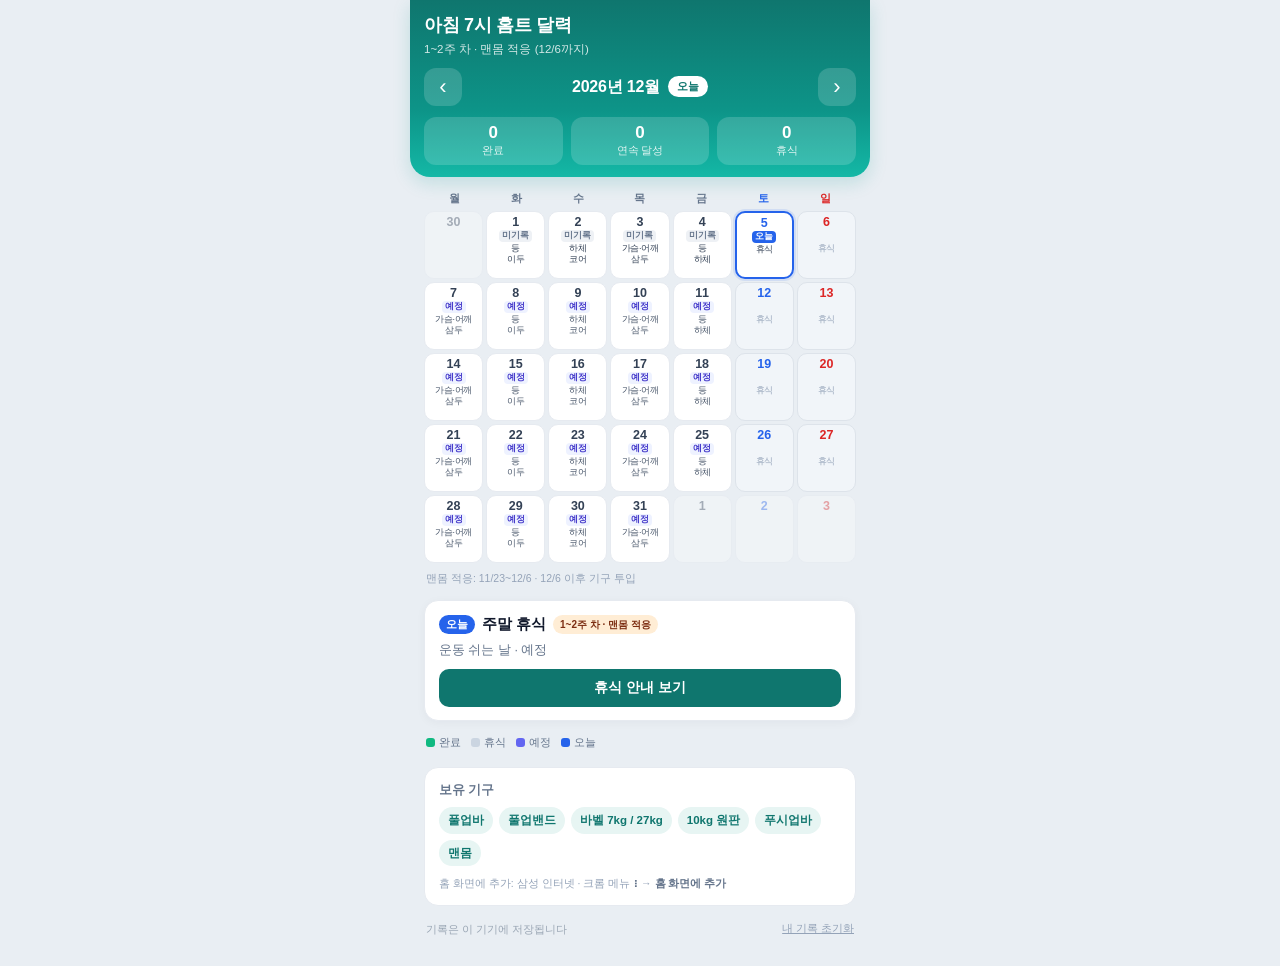
<file: index.html>
<!DOCTYPE html>
<html lang="ko">
<head>
<meta charset="utf-8" />
<title>아침 7시 홈트 달력</title>
<meta name="viewport" content="width=device-width, initial-scale=1, viewport-fit=cover" />
<meta name="theme-color" content="#0F766E" />
<meta name="description" content="아침 7시 홈트 루틴과 기록을 한눈에 보는 달력" />
<meta name="mobile-web-app-capable" content="yes" />
<meta name="apple-mobile-web-app-capable" content="yes" />
<meta name="apple-mobile-web-app-status-bar-style" content="default" />
<meta name="apple-mobile-web-app-title" content="홈트달력" />
<link rel="manifest" href="./manifest.json?v=10" />
<link rel="icon" href="./icon.svg" type="image/svg+xml" />
<link rel="apple-touch-icon" href="./apple-touch-icon.png" />
<link rel="stylesheet" href="./style.css?v=10" />
</head>
<body>
<header class="app-header">
  <div class="title-row">
    <div>
      <h1>아침 7시 홈트 달력</h1>
      <p class="subtitle" id="routine-line">추천 5일 루틴 · 아침 7:00</p>
    </div>
    <button class="install-btn" id="install-btn" type="button" hidden>앱 설치</button>
  </div>

  <div class="month-nav">
    <button class="nav-btn" id="prev-month" type="button" aria-label="이전 달">‹</button>
    <div class="month-block">
      <span class="month-label" id="month-label">2026년 11월</span>
      <button class="today-btn" id="today-btn" type="button">오늘</button>
    </div>
    <button class="nav-btn" id="next-month" type="button" aria-label="다음 달">›</button>
  </div>

  <div class="stats">
    <div class="stat stat-done">
      <span class="stat-value" id="stat-done">0</span>
      <span class="stat-label">완료</span>
    </div>
    <div class="stat stat-streak">
      <span class="stat-value" id="stat-streak">0</span>
      <span class="stat-label">연속 달성</span>
    </div>
    <div class="stat stat-rest">
      <span class="stat-value" id="stat-rest">0</span>
      <span class="stat-label">휴식</span>
    </div>
  </div>
</header>

<main class="app-main">
  <div class="weekday-row" aria-hidden="true">
    <span>월</span><span>화</span><span>수</span><span>목</span><span>금</span><span class="sat">토</span><span class="sun">일</span>
  </div>

  <div class="calendar" id="calendar" role="grid" aria-label="월간 홈트 달력"></div>

  <p class="phase-line" id="phase-line" hidden></p>

  <section class="today-card" id="today-card" hidden>
    <div class="today-card-head">
      <span class="today-badge">오늘</span>
      <strong id="today-title">-</strong>
      <span class="phase-pill phase-bw" id="today-phase" hidden>1~2주 차 · 맨몸 적응</span>
    </div>
    <p class="today-sub" id="today-sub">-</p>
    <button class="primary-btn" id="today-open" type="button">오늘 운동 보기</button>
  </section>

  <section class="legend">
    <span class="legend-item"><i class="dot dot-done"></i>완료</span>
    <span class="legend-item"><i class="dot dot-rest"></i>휴식</span>
    <span class="legend-item"><i class="dot dot-plan"></i>예정</span>
    <span class="legend-item"><i class="dot dot-today"></i>오늘</span>
  </section>

  <section class="equipment">
    <h2>보유 기구</h2>
    <div class="chips" id="equipment-chips"></div>
    <p class="hint">홈 화면에 추가: 삼성 인터넷 · 크롬 메뉴 <b>⋮</b> → <b>홈 화면에 추가</b></p>
  </section>

  <footer class="app-footer">
    <span id="sync-note">기록은 이 기기에 저장됩니다</span>
    <button class="link-btn" id="reset-btn" type="button">내 기록 초기화</button>
  </footer>
</main>

<div class="sheet-backdrop" id="sheet-backdrop" hidden></div>

<section class="sheet" id="sheet" role="dialog" aria-modal="true" aria-labelledby="sheet-title" hidden>
  <div class="sheet-grip" aria-hidden="true"></div>
  <header class="sheet-head">
    <div>
      <h2 id="sheet-title">11월 23일 (월)</h2>
      <p class="sheet-sub" id="sheet-sub">하체·코어 · 25~30분</p>
    </div>
    <button class="close-btn" id="sheet-close" type="button" aria-label="닫기">✕</button>
  </header>

  <div class="sheet-body" id="sheet-body">
    <div class="status-row" role="group" aria-label="이 날짜 상태">
      <button class="status-btn status-done" data-status="done" type="button">완료</button>
      <button class="status-btn status-rest" data-status="rest" type="button">휴식</button>
      <button class="status-btn status-other" data-status="other" type="button">다른 운동</button>
    </div>
    <div class="memo-wrap" id="memo-wrap" hidden>
      <input id="memo-input" class="memo-input" type="text" maxlength="40" placeholder="예: 수영 40분, 등산" />
      <button class="memo-save" id="memo-save" type="button">저장</button>
    </div>

    <div class="menu-head">
      <h3 id="menu-title">오늘의 운동</h3>
      <span class="set-progress" id="set-progress">0/0 세트</span>
    </div>
    <ul class="exercise-list" id="exercise-list"></ul>

    <div class="note-box" id="record-note" hidden></div>

    <div class="sheet-actions">
      <button class="ghost-btn" id="clear-day" type="button">이 날짜 기록 지우기</button>
    </div>
  </div>
</section>

<script src="./fallback.js?v=10"></script>
<script src="./app.js?v=10"></script>
</body>
</html>
</file>
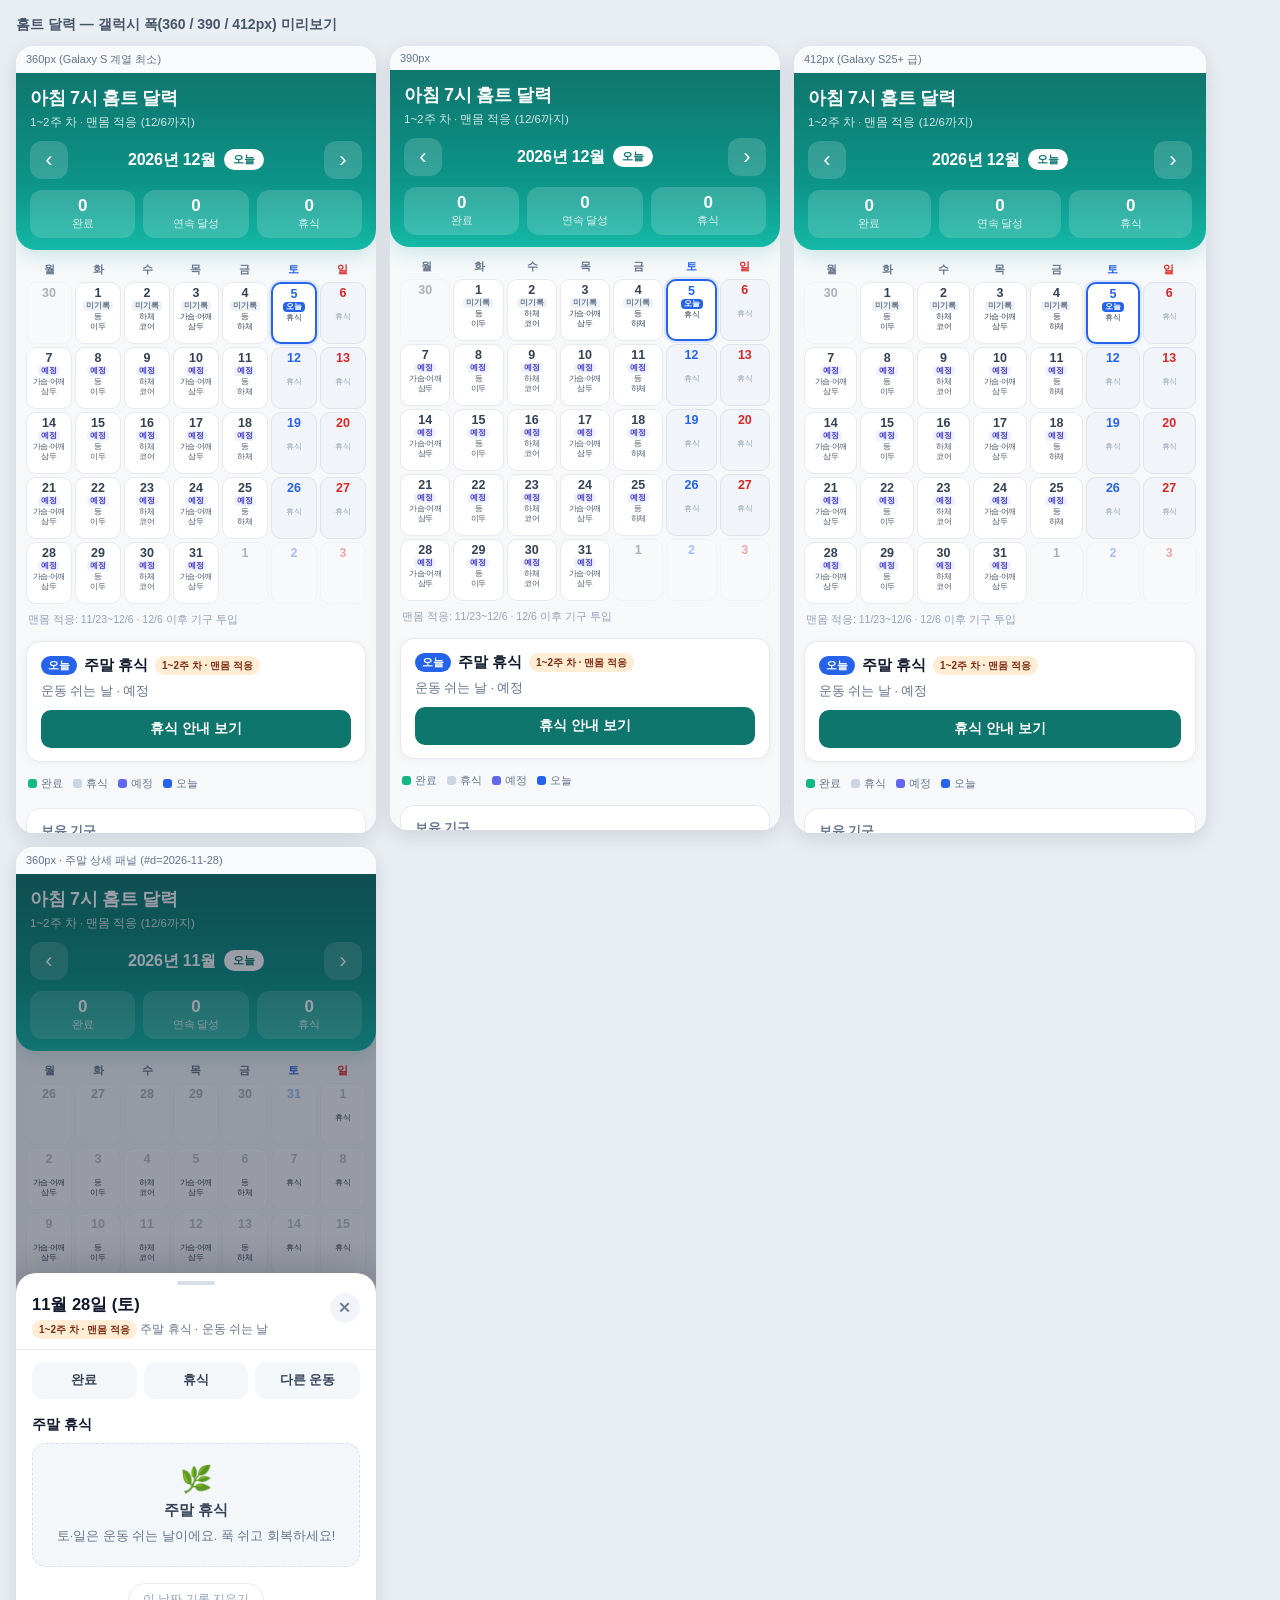
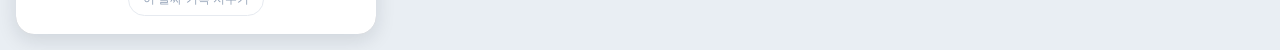
<file: preview/mobile.html>
<!DOCTYPE html>
<html lang="ko">
<head>
<meta charset="utf-8" />
<title>모바일 미리보기 (360 / 390 / 412)</title>
<style>
  body { margin: 0; padding: 16px; background: #E9EEF3; font-family: -apple-system, "Noto Sans KR", sans-serif; }
  h1 { font-size: 14px; color: #475569; margin: 0 0 12px; }
  .row { display: flex; gap: 14px; align-items: flex-start; flex-wrap: wrap; }
  .device { background: #fff; border-radius: 18px; box-shadow: 0 6px 20px rgba(15,23,42,.12); overflow: hidden; }
  .device p { margin: 0; padding: 6px 10px; font-size: 11px; color: #64748B; background: #F8FAFC; }
  iframe { display: block; border: 0; }
</style>
</head>
<body>
<h1>홈트 달력 — 갤럭시 폭(360 / 390 / 412px) 미리보기</h1>
<div class="row">
  <div class="device"><p>360px (Galaxy S 계열 최소)</p><iframe src="../index.html" width="360" height="760" title="360px 미리보기"></iframe></div>
  <div class="device"><p>390px</p><iframe src="../index.html" width="390" height="760" title="390px 미리보기"></iframe></div>
  <div class="device"><p>412px (Galaxy S25+ 급)</p><iframe src="../index.html" width="412" height="760" title="412px 미리보기"></iframe></div>
  <div class="device"><p>360px · 주말 상세 패널 (#d=2026-11-28)</p><iframe src="../index.html?v=10#d=2026-11-28" width="360" height="760" title="상세 패널 미리보기"></iframe></div>
</div>
</body>
</html>
</file>
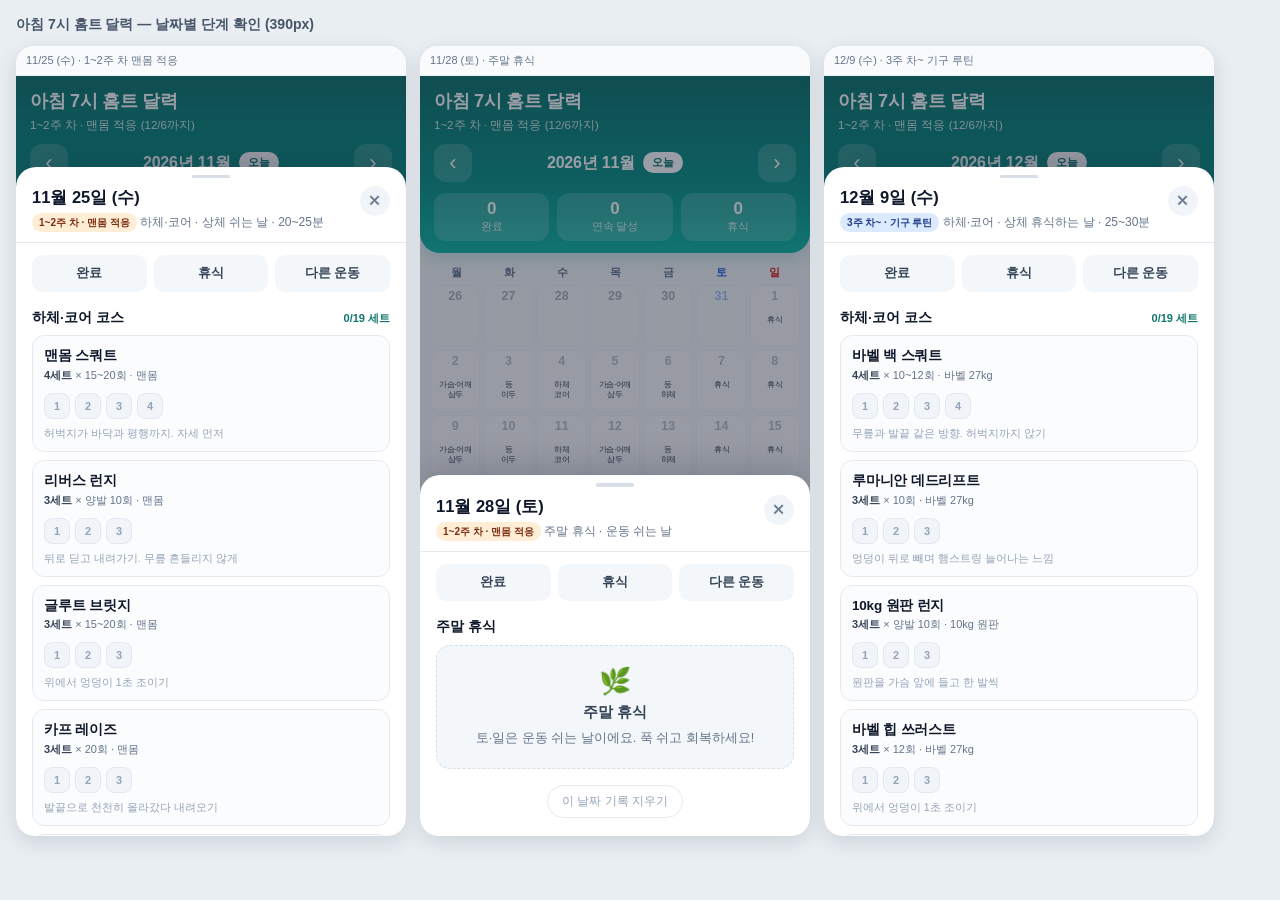
<file: preview/phases.html>
<!DOCTYPE html>
<html lang="ko">
<head>
<meta charset="utf-8" />
<title>단계별 미리보기 — 맨몸 적응 / 주말 휴식 / 기구 루틴</title>
<style>
  body { margin: 0; padding: 16px; background: #E9EEF3; font-family: -apple-system, "Noto Sans KR", sans-serif; }
  h1 { font-size: 14px; color: #475569; margin: 0 0 12px; }
  .row { display: flex; gap: 14px; align-items: flex-start; flex-wrap: wrap; }
  .device { background: #fff; border-radius: 18px; box-shadow: 0 6px 20px rgba(15,23,42,.12); overflow: hidden; }
  .device p { margin: 0; padding: 7px 10px; font-size: 11px; color: #64748B; background: #F8FAFC; border-bottom: 1px solid #EEF2F6; }
  iframe { display: block; border: 0; }
</style>
</head>
<body>
<h1>아침 7시 홈트 달력 — 날짜별 단계 확인 (390px)</h1>
<div class="row">
  <div class="device"><p>11/25 (수) · 1~2주 차 맨몸 적응</p><iframe src="../index.html?p=bw#d=2026-11-25" width="390" height="760" title="11월 25일 맨몸"></iframe></div>
  <div class="device"><p>11/28 (토) · 주말 휴식</p><iframe src="../index.html?p=rest#d=2026-11-28" width="390" height="760" title="11월 28일 휴식"></iframe></div>
  <div class="device"><p>12/9 (수) · 3주 차~ 기구 루틴</p><iframe src="../index.html?p=eq#d=2026-12-09" width="390" height="760" title="12월 9일 기구"></iframe></div>
</div>
</body>
</html>
</file>
<file: style.css>
:root {
  --bg: #F6F8FA;
  --card: #FFFFFF;
  --ink: #0F172A;
  --ink-soft: #334155;
  --muted: #64748B;
  --line: #E6EAF0;
  --brand: #0F766E;
  --brand-soft: #E7F5F3;
  --done: #10B981;
  --done-soft: #ECFDF5;
  --done-ink: #047857;
  --rest: #94A3B8;
  --rest-soft: #F1F5F9;
  --plan: #6366F1;
  --plan-soft: #EEF2FF;
  --plan-ink: #4338CA;
  --today: #2563EB;
  --radius: 14px;
}

* { box-sizing: border-box; -webkit-tap-highlight-color: transparent; }

/* hidden 속성이 display 규칙에 밀리지 않도록 */
[hidden] { display: none !important; }

html { -webkit-text-size-adjust: 100%; }

body {
  margin: 0;
  background: var(--bg);
  color: var(--ink);
  font-family: -apple-system, BlinkMacSystemFont, "Apple SD Gothic Neo", "Noto Sans KR",
    "Malgun Gothic", "SamsungOne", Roboto, sans-serif;
  font-size: 15px;
  line-height: 1.45;
  padding-bottom: env(safe-area-inset-bottom);
  overscroll-behavior-y: contain;
}

/* ---------- header ---------- */
.app-header {
  position: sticky;
  top: 0;
  z-index: 20;
  padding: calc(12px + env(safe-area-inset-top)) 14px 12px;
  background: linear-gradient(180deg, #0F766E 0%, #0D9488 62%, #14B8A6 100%);
  color: #fff;
  border-radius: 0 0 20px 20px;
  box-shadow: 0 6px 18px rgba(13, 148, 136, .18);
}

.title-row { display: flex; align-items: flex-start; justify-content: space-between; gap: 10px; }

h1 {
  margin: 0;
  font-size: 18px;
  font-weight: 800;
  letter-spacing: -0.3px;
}

.subtitle { margin: 3px 0 0; font-size: 11.5px; color: rgba(255, 255, 255, .82); }

.install-btn {
  flex: 0 0 auto;
  margin-top: 2px;
  padding: 6px 11px;
  font-size: 12px;
  font-weight: 700;
  color: #0F766E;
  background: #fff;
  border: 0;
  border-radius: 999px;
  box-shadow: 0 2px 8px rgba(0, 0, 0, .12);
}

.month-nav {
  display: flex;
  align-items: center;
  justify-content: space-between;
  margin-top: 10px;
}

.nav-btn {
  width: 38px;
  height: 38px;
  font-size: 22px;
  line-height: 1;
  color: #fff;
  background: rgba(255, 255, 255, .16);
  border: 0;
  border-radius: 12px;
}
.nav-btn:active { background: rgba(255, 255, 255, .28); }

.month-block { display: flex; align-items: center; gap: 8px; }

.month-label { font-size: 16px; font-weight: 700; letter-spacing: -0.2px; }

.today-btn {
  padding: 3px 9px;
  font-size: 11px;
  font-weight: 700;
  color: #0F766E;
  background: #fff;
  border: 0;
  border-radius: 999px;
}

.stats {
  display: grid;
  grid-template-columns: repeat(3, 1fr);
  gap: 8px;
  margin-top: 11px;
}

.stat {
  display: flex;
  flex-direction: column;
  align-items: center;
  padding: 7px 4px 6px;
  background: rgba(255, 255, 255, .16);
  border-radius: 12px;
}

.stat-value { font-size: 17px; font-weight: 800; line-height: 1.1; }
.stat-label { font-size: 10.5px; color: rgba(255, 255, 255, .85); margin-top: 1px; }

/* ---------- calendar ---------- */
.app-main { padding: 12px 10px 24px; }

.weekday-row {
  display: grid;
  grid-template-columns: repeat(7, 1fr);
  gap: 3px;
  margin-bottom: 4px;
  padding: 0 1px;
}

.weekday-row span {
  text-align: center;
  font-size: 11px;
  font-weight: 700;
  color: var(--muted);
}
.weekday-row .sat { color: #2563EB; }
.weekday-row .sun { color: #DC2626; }

.calendar {
  display: grid;
  grid-template-columns: repeat(7, 1fr);
  gap: 3px;
}

.cell {
  position: relative;
  display: flex;
  flex-direction: column;
  align-items: center;
  justify-content: flex-start;
  gap: 1px;
  min-height: 62px;
  padding: 4px 1px 5px;
  background: var(--card);
  border: 1.5px solid var(--line);
  border-radius: 10px;
  font-family: inherit;
  color: var(--ink);
  overflow: hidden;
}

.cell:active { transform: scale(.97); }

.cell .day-num {
  font-size: 12.5px;
  font-weight: 700;
  line-height: 1.1;
  color: var(--ink-soft);
}
.cell.sat .day-num { color: #2563EB; }
.cell.sun .day-num { color: #DC2626; }

.cell .badge {
  display: block;
  max-width: 100%;
  padding: 0 3px;
  font-size: 7.5px;
  font-weight: 700;
  line-height: 1.35;
  border-radius: 4px;
  white-space: nowrap;
  color: var(--muted);
  background: #EEF1F5;
}

.cell .badge-done { color: #fff; background: var(--done); }
.cell .badge-rest { color: #334155; background: #CBD5E1; }
.cell .badge-plan { color: var(--plan-ink); background: var(--plan-soft); }
.cell .badge-today { color: #fff; background: var(--today); }

.cell .parts {
  display: flex;
  flex-direction: column;
  align-items: center;
  font-size: 8px;
  line-height: 1.2;
  letter-spacing: -0.4px;
  color: var(--ink-soft);
  word-break: keep-all;
}
.cell .parts span { white-space: nowrap; }

.cell.is-done { background: var(--done-soft); border-color: #6EE7B7; }
.cell.is-done .parts { color: var(--done-ink); }

.cell.is-rest { background: var(--rest-soft); border-color: #DDE3EA; }
.cell.is-rest .parts { color: #94A3B8; }

.cell.is-plan .parts { color: #475569; }

.cell.is-skipped { background: #FFF7ED; border-color: #FED7AA; }

.cell.is-progress { background: #EFF6FF; border-color: #BFDBFE; }
.cell.is-progress .parts { color: #1D4ED8; }

.cell .badge-empty { background: transparent; }

.cell.is-today { border-color: var(--today); border-width: 2.5px; box-shadow: 0 0 0 2px rgba(37, 99, 235, .12); }

.cell.is-outside { opacity: .38; background: #FBFCFD; }
.cell.is-before { background: #FAFBFC; border-color: #F1F3F6; }
.cell.is-before .day-num { color: #B6C0CC; }

.cell.is-selected { outline: 2px solid var(--brand); outline-offset: 1px; }

/* ---------- today card ---------- */
.today-card {
  margin-top: 14px;
  padding: 13px 14px;
  background: var(--card);
  border: 1px solid var(--line);
  border-radius: var(--radius);
  box-shadow: 0 2px 10px rgba(15, 23, 42, .04);
}

.today-card-head { display: flex; align-items: center; gap: 7px; flex-wrap: wrap; }

.phase-pill {
  display: inline-block;
  padding: 2px 7px;
  font-size: 10px;
  font-weight: 700;
  line-height: 1.5;
  border-radius: 999px;
  white-space: nowrap;
}

.phase-bw { color: #7C2D12; background: #FFEDD5; }
.phase-eq { color: #1E3A8A; background: #DBEAFE; }

.phase-line {
  margin: 8px 2px 0;
  font-size: 10.5px;
  color: #94A3B8;
}
.today-card-head strong { font-size: 14.5px; }

.today-badge {
  padding: 2px 7px;
  font-size: 10.5px;
  font-weight: 700;
  color: #fff;
  background: var(--today);
  border-radius: 999px;
}

.today-sub { margin: 6px 0 10px; font-size: 12.5px; color: var(--muted); }

.primary-btn {
  width: 100%;
  padding: 10px;
  font-family: inherit;
  font-size: 13.5px;
  font-weight: 700;
  color: #fff;
  background: var(--brand);
  border: 0;
  border-radius: 10px;
}

/* ---------- legend / equipment ---------- */
.legend {
  display: flex;
  flex-wrap: wrap;
  gap: 10px;
  margin: 14px 2px 0;
  font-size: 11px;
  color: var(--muted);
}

.legend-item { display: inline-flex; align-items: center; gap: 4px; }
.dot { width: 9px; height: 9px; border-radius: 3px; display: inline-block; }
.dot-done { background: var(--done); }
.dot-rest { background: #CBD5E1; }
.dot-plan { background: var(--plan); }
.dot-today { background: var(--today); }

.equipment {
  margin-top: 16px;
  padding: 13px 14px;
  background: var(--card);
  border: 1px solid var(--line);
  border-radius: var(--radius);
}

.equipment h2 { margin: 0 0 8px; font-size: 12.5px; color: var(--muted); font-weight: 700; }

.chips { display: flex; flex-wrap: wrap; gap: 6px; }

.chip {
  padding: 5px 9px;
  font-size: 11.5px;
  font-weight: 600;
  color: var(--brand);
  background: var(--brand-soft);
  border-radius: 999px;
}

.hint { margin: 10px 0 0; font-size: 10.5px; color: #94A3B8; line-height: 1.5; }
.hint b { color: var(--muted); }

.app-footer {
  display: flex;
  align-items: center;
  justify-content: space-between;
  gap: 8px;
  margin-top: 14px;
  padding: 0 2px;
  font-size: 10.5px;
  color: #9AA6B4;
}

.link-btn {
  padding: 2px 0;
  font-family: inherit;
  font-size: 10.5px;
  color: #94A3B8;
  background: none;
  border: 0;
  text-decoration: underline;
}

/* ---------- bottom sheet ---------- */
.sheet-backdrop {
  position: fixed;
  inset: 0;
  z-index: 40;
  background: rgba(15, 23, 42, .42);
  opacity: 0;
  transition: opacity .18s ease;
}
.sheet-backdrop.show { opacity: 1; }

.sheet {
  position: fixed;
  left: 0;
  right: 0;
  bottom: 0;
  z-index: 50;
  max-height: 88vh;
  display: flex;
  flex-direction: column;
  background: var(--card);
  border-radius: 20px 20px 0 0;
  box-shadow: 0 -8px 30px rgba(15, 23, 42, .18);
  transform: translateY(102%);
  transition: transform .24s cubic-bezier(.3, .8, .4, 1);
  padding-bottom: env(safe-area-inset-bottom);
}
.sheet.show { transform: translateY(0); }

.sheet-grip {
  width: 38px;
  height: 4px;
  margin: 8px auto 2px;
  background: #D8DFE7;
  border-radius: 999px;
}

.sheet-head {
  display: flex;
  align-items: flex-start;
  justify-content: space-between;
  gap: 10px;
  padding: 6px 16px 10px;
  border-bottom: 1px solid var(--line);
}

.sheet-head h2 { margin: 0; font-size: 16.5px; font-weight: 800; }
.sheet-sub { margin: 3px 0 0; font-size: 12px; color: var(--muted); }

.close-btn {
  flex: 0 0 auto;
  width: 30px;
  height: 30px;
  font-size: 14px;
  color: var(--muted);
  background: #F1F5F9;
  border: 0;
  border-radius: 50%;
}

.sheet-body {
  overflow-y: auto;
  -webkit-overflow-scrolling: touch;
  padding: 12px 16px 18px;
}

.status-row { display: grid; grid-template-columns: repeat(3, 1fr); gap: 7px; }

.status-btn {
  padding: 9px 4px;
  font-family: inherit;
  font-size: 12.5px;
  font-weight: 700;
  color: var(--ink-soft);
  background: #F4F7FA;
  border: 1.5px solid transparent;
  border-radius: 10px;
}
.status-btn[aria-pressed="true"].status-done { color: #fff; background: var(--done); border-color: var(--done); }
.status-btn[aria-pressed="true"].status-rest { color: #fff; background: #64748B; border-color: #64748B; }
.status-btn[aria-pressed="true"].status-other { color: #fff; background: var(--plan); border-color: var(--plan); }

.memo-wrap { display: flex; gap: 6px; margin-top: 8px; }

.memo-input {
  flex: 1 1 auto;
  min-width: 0;
  padding: 9px 11px;
  font-family: inherit;
  font-size: 13px;
  color: var(--ink);
  background: #F8FAFC;
  border: 1.5px solid var(--line);
  border-radius: 10px;
}
.memo-input:focus { outline: none; border-color: var(--brand); }

.memo-save {
  flex: 0 0 auto;
  padding: 0 14px;
  font-family: inherit;
  font-size: 12.5px;
  font-weight: 700;
  color: #fff;
  background: var(--brand);
  border: 0;
  border-radius: 10px;
}

.menu-head {
  display: flex;
  align-items: baseline;
  justify-content: space-between;
  margin: 16px 0 8px;
}
.menu-head h3 { margin: 0; font-size: 13.5px; }
.set-progress { font-size: 11px; font-weight: 700; color: var(--brand); }

.exercise-list { list-style: none; margin: 0; padding: 0; display: flex; flex-direction: column; gap: 8px; }

.exercise {
  padding: 10px 11px;
  background: #FBFCFE;
  border: 1px solid var(--line);
  border-radius: 12px;
}
.exercise.complete { background: var(--done-soft); border-color: #A7F3D0; }

.exercise-top { display: flex; align-items: flex-start; justify-content: space-between; gap: 8px; }

.exercise-name { font-size: 13.5px; font-weight: 700; letter-spacing: -0.2px; }

.exercise-meta { margin-top: 2px; font-size: 11px; color: var(--muted); }
.exercise-meta b { color: var(--ink-soft); }

.set-dots { display: flex; flex-wrap: wrap; gap: 5px; margin-top: 9px; }

.set-dot {
  width: 26px;
  height: 26px;
  display: inline-flex;
  align-items: center;
  justify-content: center;
  font-family: inherit;
  font-size: 11px;
  font-weight: 700;
  color: #94A3B8;
  background: #F1F5F9;
  border: 1.5px solid #E2E8F0;
  border-radius: 8px;
}
.set-dot.on { color: #fff; background: var(--done); border-color: var(--done); }

.exercise-note { margin: 7px 0 0; font-size: 10.5px; color: #94A3B8; line-height: 1.45; }

.rest-card {
  padding: 22px 18px 20px;
  text-align: center;
  background: #F4F7FA;
  border: 1px dashed #D7DFE7;
  border-radius: 14px;
}
.rest-emoji { font-size: 26px; line-height: 1; }
.rest-title { margin: 8px 0 0; font-size: 14.5px; font-weight: 800; color: #334155; }
.rest-text { margin: 6px 0 0; font-size: 12.5px; color: #64748B; line-height: 1.55; }

.note-box {
  margin-top: 12px;
  padding: 10px 12px;
  font-size: 12px;
  color: var(--ink-soft);
  background: var(--plan-soft);
  border-radius: 10px;
  line-height: 1.5;
}
.note-box b { color: var(--plan-ink); }

.sheet-actions { display: flex; justify-content: center; margin-top: 16px; }

.ghost-btn {
  padding: 8px 14px;
  font-family: inherit;
  font-size: 11.5px;
  color: #94A3B8;
  background: none;
  border: 1px solid var(--line);
  border-radius: 999px;
}

@media (min-width: 560px) {
  body { background: #E9EEF3; }
  .app-header { max-width: 460px; margin: 0 auto; }
  .app-main { max-width: 460px; margin: 0 auto; }
  .sheet { right: auto; left: 50%; width: 460px; transform: translate(-50%, 102%); }
  .sheet.show { transform: translate(-50%, 0); }
}

@media (min-width: 430px) {
  .cell { min-height: 68px; }
  .cell .parts { font-size: 9px; }
  .cell .badge { font-size: 8.5px; }
  .app-main { padding: 14px 14px 28px; }
}

@media (max-width: 340px) {
  h1 { font-size: 16px; }
  .cell .parts { font-size: 7.5px; letter-spacing: -0.5px; }
}
</file>
